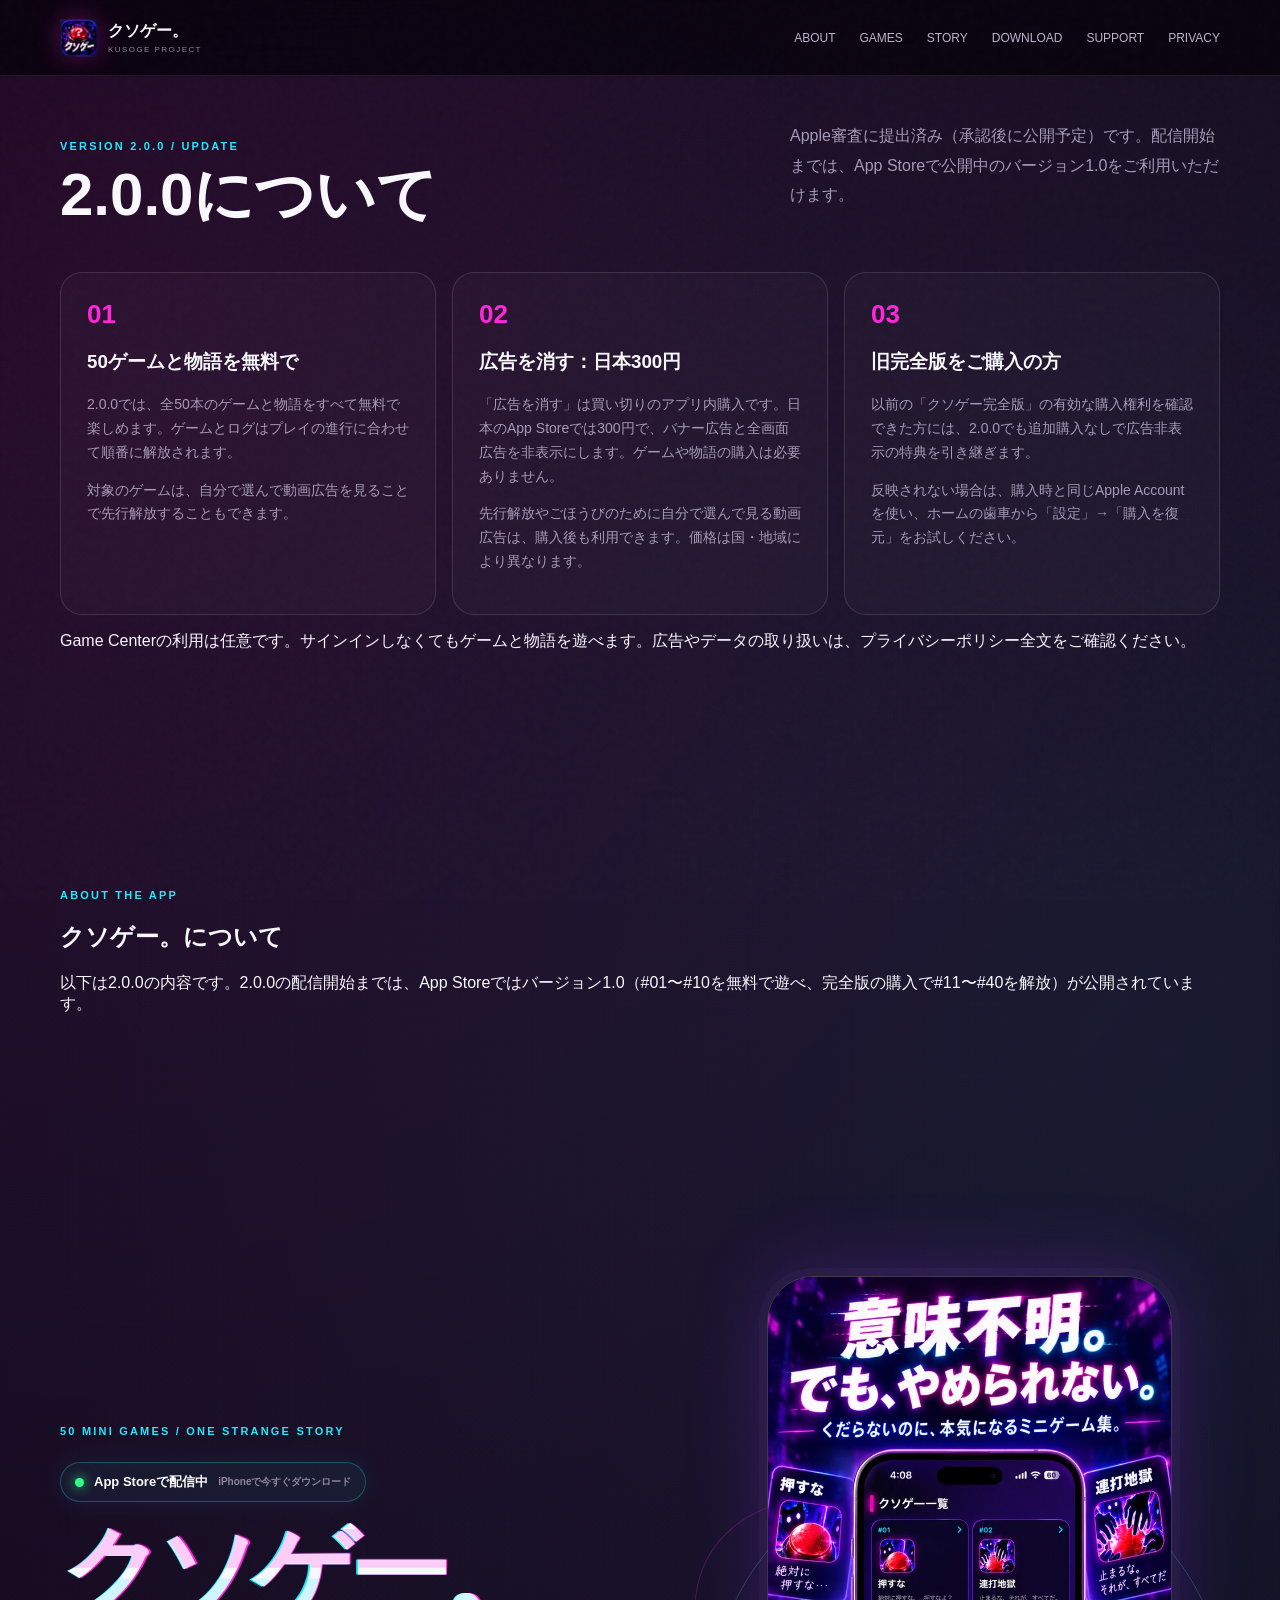
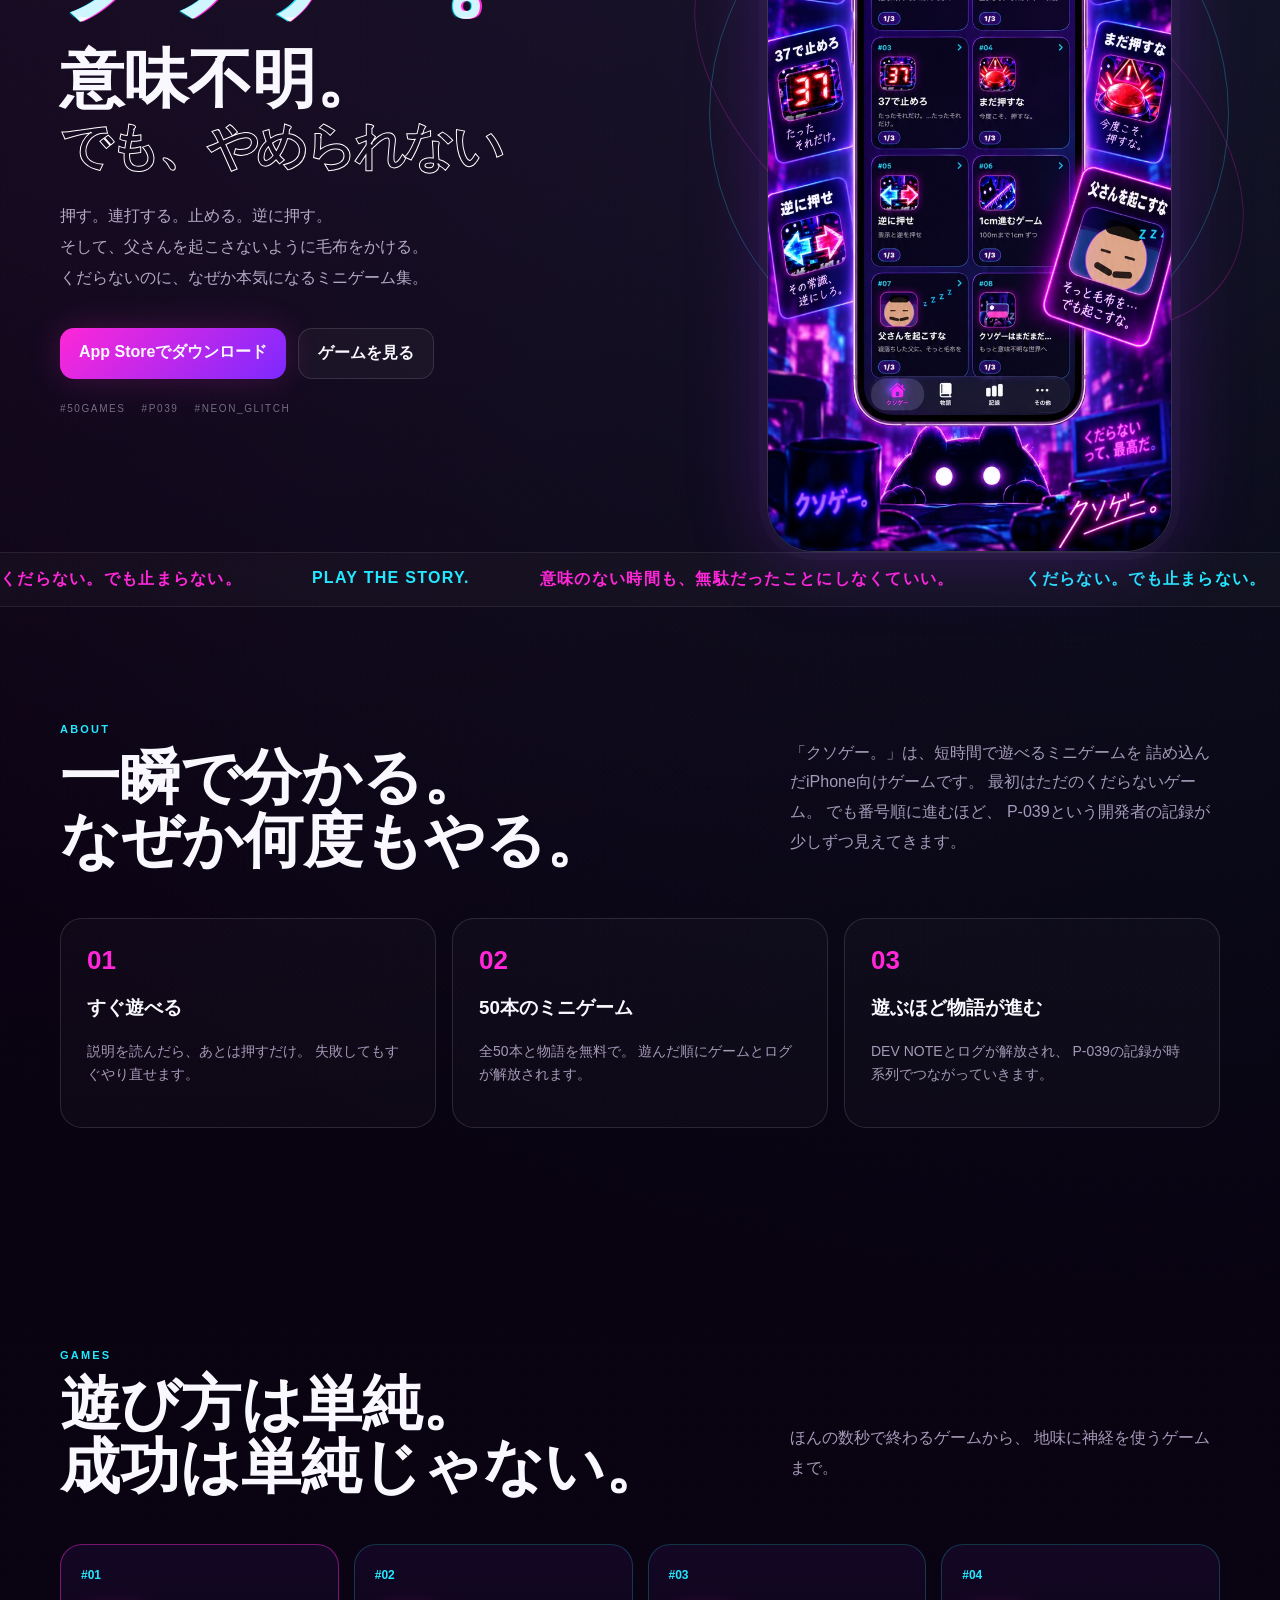
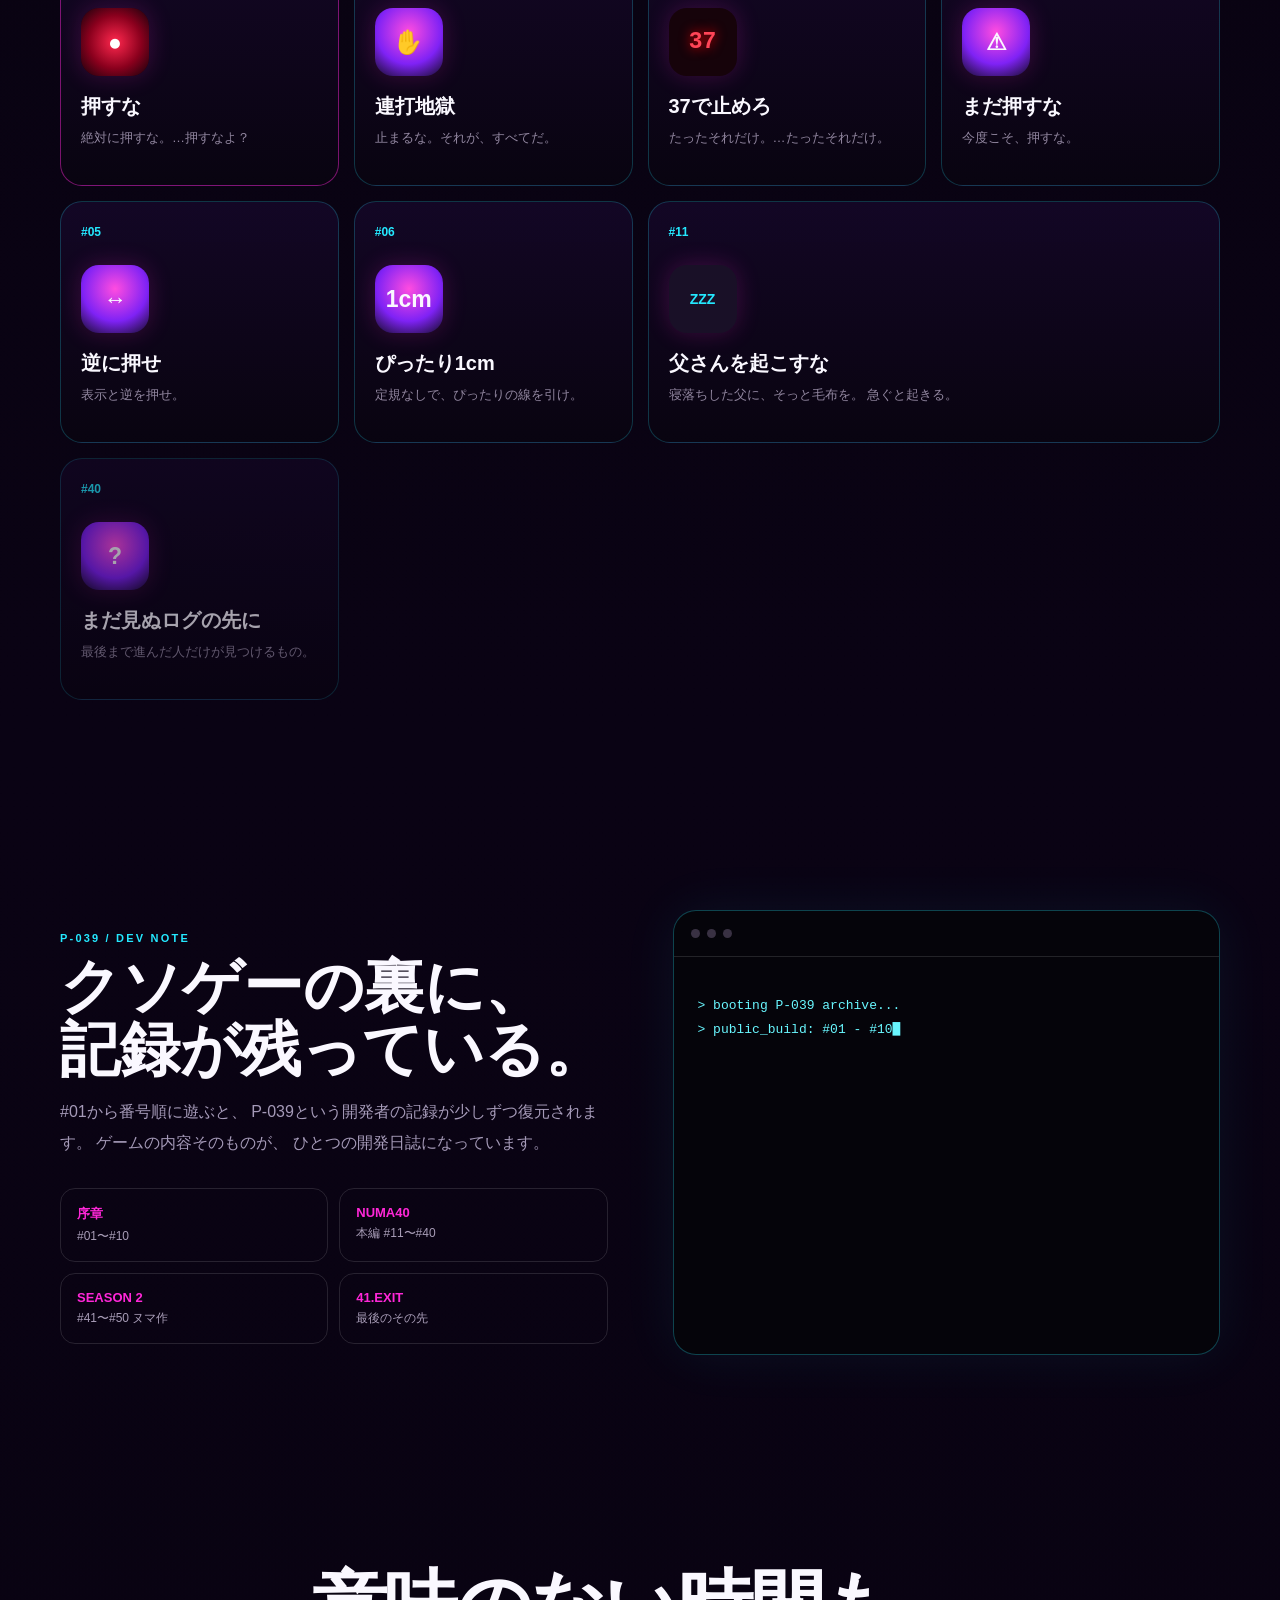
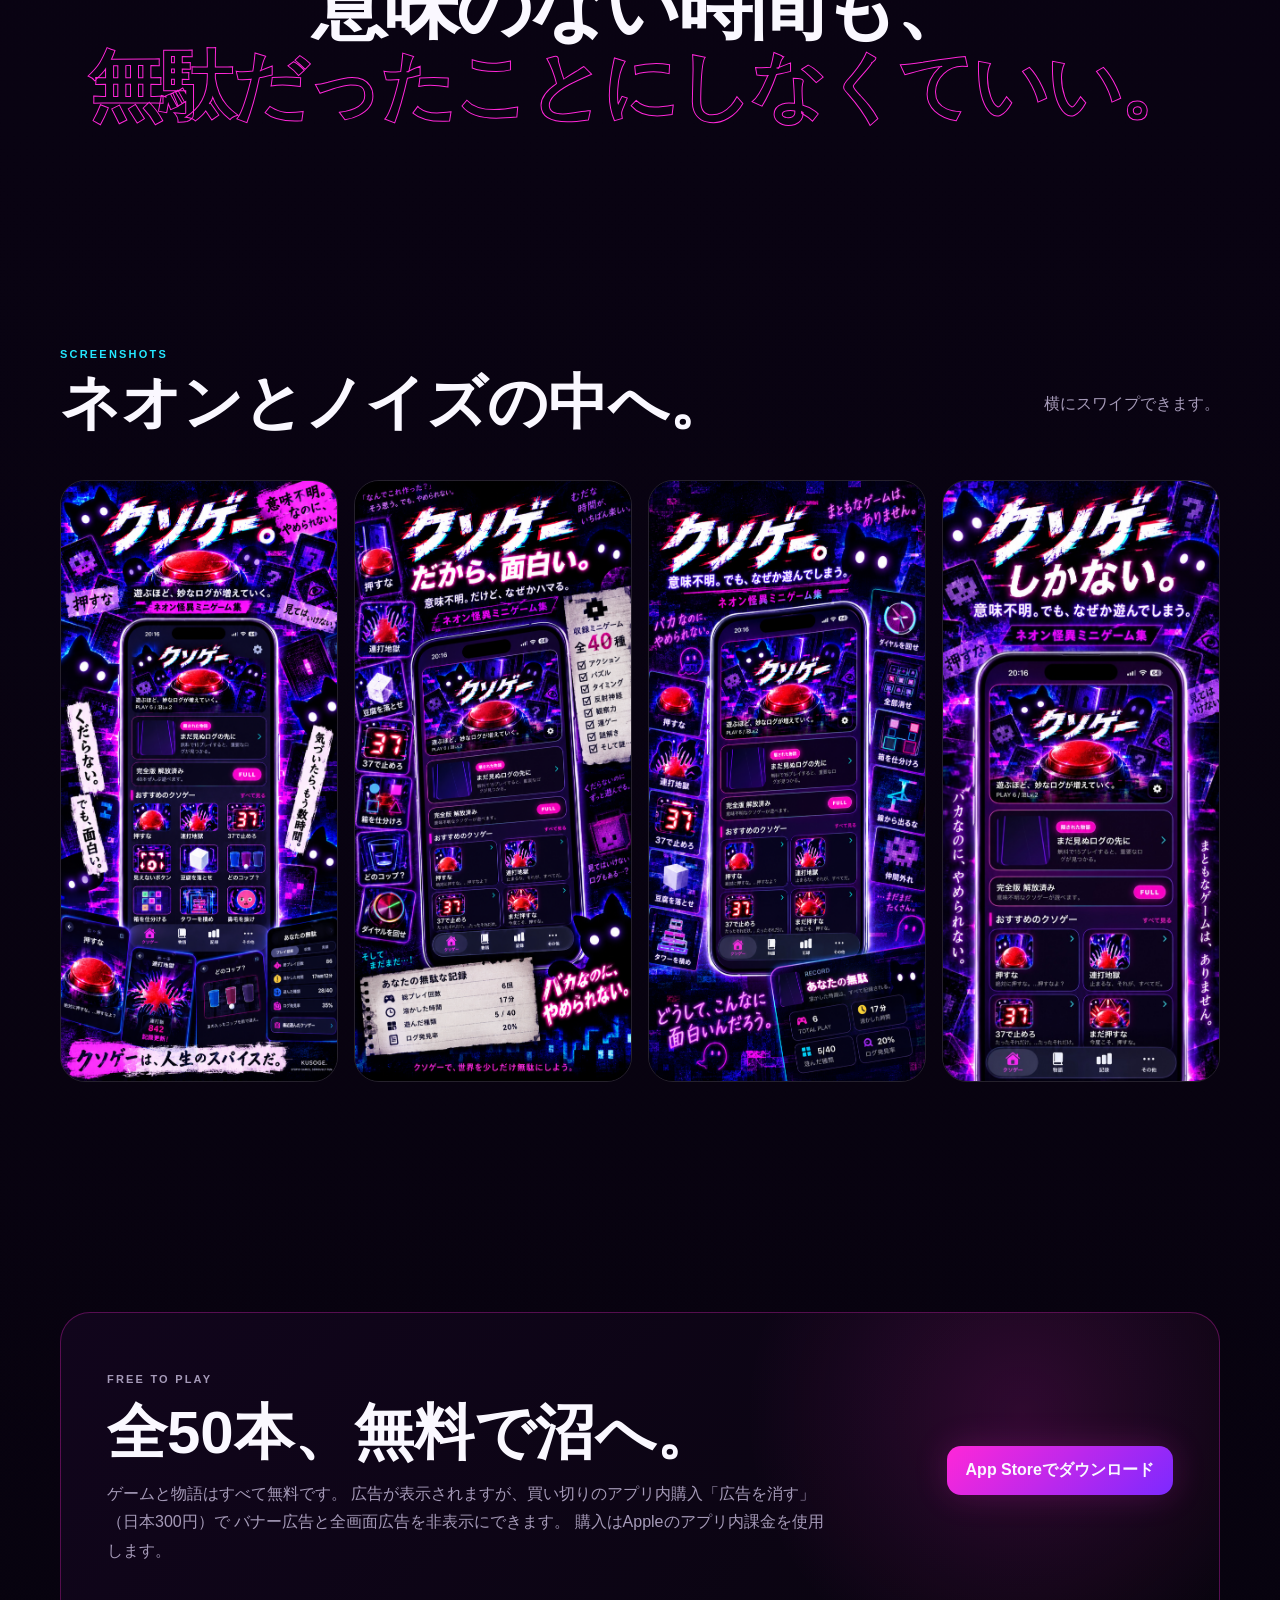
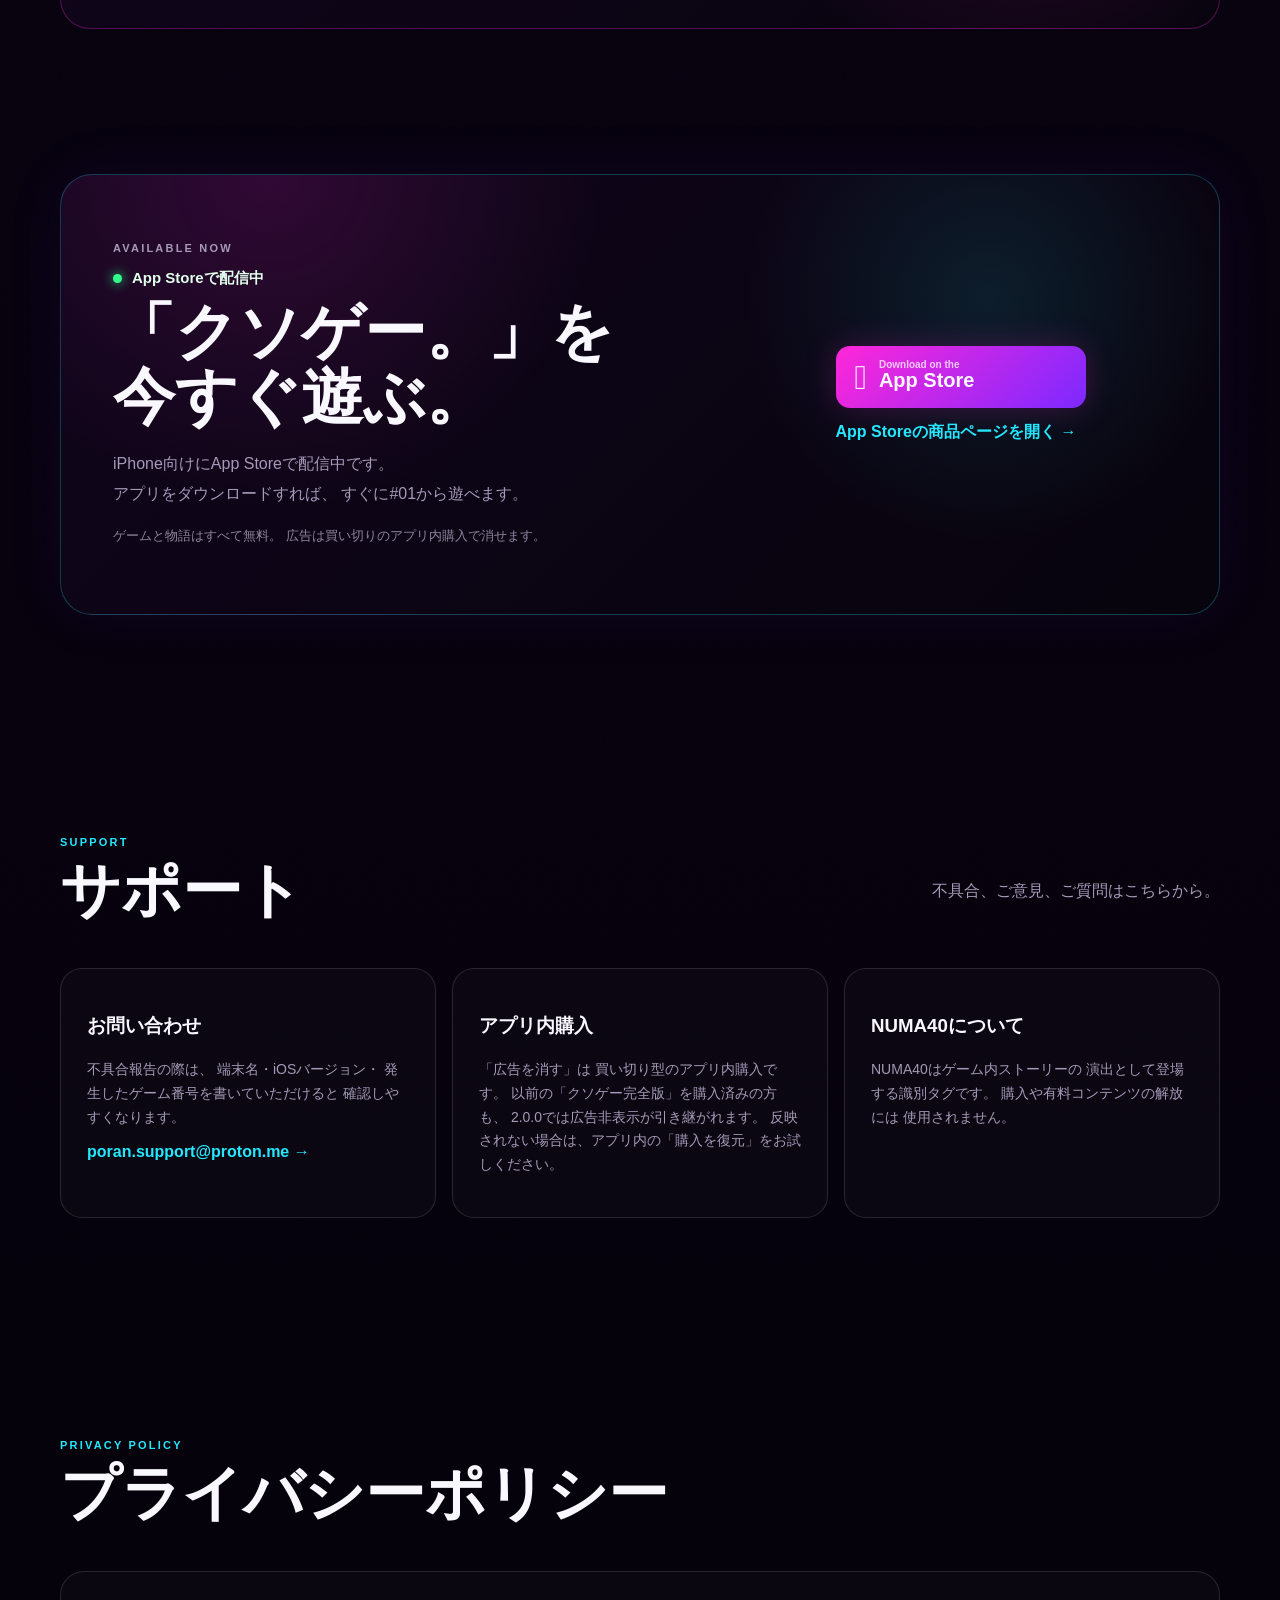
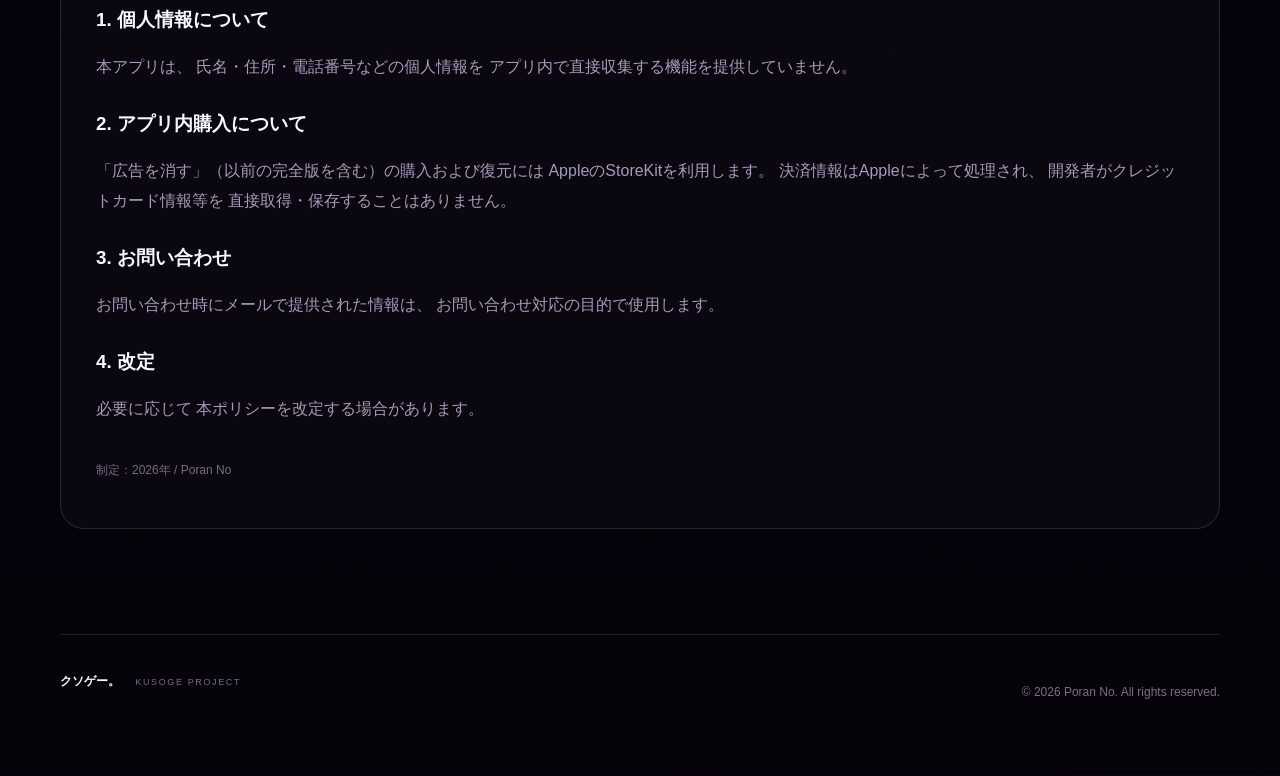
<file: index.html>
<!doctype html>
<html lang="ja">

<head>
  <meta charset="utf-8">

  <meta
    name="viewport"
    content="width=device-width, initial-scale=1, viewport-fit=cover"
  >

  <meta name="theme-color" content="#08020f">

  <meta
    name="description"
    content="クソゲー。公式サイト。意味不明。でも、やめられない。50本のミニゲームとP-039の物語。"
  >

  <!-- OGP -->
  <meta property="og:title" content="クソゲー。">
  <meta
    property="og:description"
    content="くだらないのに、本気になる。50本のクソゲーと謎の物語。"
  >
  <meta property="og:type" content="website">
  <meta property="og:image" content="app-icon.jpg">

  <!-- ICON -->
  <link rel="icon" href="app-icon.jpg" type="image/jpeg">
  <link rel="shortcut icon" href="app-icon.jpg">
  <link rel="apple-touch-icon" href="app-icon.jpg">

  <title>クソゲー。 | KUSOGE PROJECT</title>

  <link rel="stylesheet" href="style.css">
</head>


<body>

  <div class="noise" aria-hidden="true"></div>
  <div class="scanlines" aria-hidden="true"></div>


  <!-- =========================
       HEADER
  ========================== -->

  <header class="header">

    <a href="#top" class="brand">

      <span class="brand-icon">
        <img
          src="app-icon.jpg"
          alt=""
          aria-hidden="true"
        >
      </span>

      <span class="brand-copy">
        <strong>クソゲー。</strong>
        <small>KUSOGE PROJECT</small>
      </span>

    </a>


    <button
      class="menu"
      type="button"
      aria-label="メニュー"
      aria-expanded="false"
    >
      <span></span>
      <span></span>
      <span></span>
    </button>


    <nav>

      <a href="#about">ABOUT</a>

      <a href="#games">GAMES</a>

      <a href="#story">STORY</a>

      <a href="#download">DOWNLOAD</a>

      <a href="#support">SUPPORT</a>

      <a href="#privacy">PRIVACY</a>

    </nav>

  </header>



  <main id="top">

    <!-- 2.0.0 UPDATE NOTICE: existing 1.0 content is preserved below. -->
    <section id="update-2-0" class="wrap section" aria-labelledby="update-2-0-title">
      <div class="section-title">
        <div>
          <p class="eyebrow">VERSION 2.0.0 / UPDATE</p>
          <h2 id="update-2-0-title">2.0.0について</h2>
        </div>
        <p>Apple審査に提出済み（承認後に公開予定）です。配信開始までは、App Storeで公開中のバージョン1.0をご利用いただけます。</p>
      </div>

      <div class="feature-grid">
        <article>
          <b>01</b>
          <h3>50ゲームと物語を無料で</h3>
          <p>2.0.0では、全50本のゲームと物語をすべて無料で楽しめます。ゲームとログはプレイの進行に合わせて順番に解放されます。</p>
          <p>対象のゲームは、自分で選んで動画広告を見ることで先行解放することもできます。</p>
        </article>

        <article>
          <b>02</b>
          <h3>広告を消す：日本300円</h3>
          <p>「広告を消す」は買い切りのアプリ内購入です。日本のApp Storeでは300円で、バナー広告と全画面広告を非表示にします。ゲームや物語の購入は必要ありません。</p>
          <p>先行解放やごほうびのために自分で選んで見る動画広告は、購入後も利用できます。価格は国・地域により異なります。</p>
        </article>

        <article>
          <b>03</b>
          <h3>旧完全版をご購入の方</h3>
          <p>以前の「クソゲー完全版」の有効な購入権利を確認できた方には、2.0.0でも追加購入なしで広告非表示の特典を引き継ぎます。</p>
          <p>反映されない場合は、購入時と同じApple Accountを使い、ホームの歯車から「設定」→「購入を復元」をお試しください。</p>
        </article>
      </div>

      <p>Game Centerの利用は任意です。サインインしなくてもゲームと物語を遊べます。広告やデータの取り扱いは、<a href="./privacy.html">プライバシーポリシー全文</a>をご確認ください。</p>
    </section>

    <div id="version-1" role="region" aria-labelledby="version-1-title">
      <div class="wrap section">
        <p class="eyebrow">ABOUT THE APP</p>
        <h2 id="version-1-title">クソゲー。について</h2>
        <p>以下は2.0.0の内容です。2.0.0の配信開始までは、App Storeではバージョン1.0（#01〜#10を無料で遊べ、完全版の購入で#11〜#40を解放）が公開されています。</p>
      </div>



    <!-- =========================
         HERO
    ========================== -->

    <section class="hero wrap">

      <div class="hero-copy">

        <p class="eyebrow">
          50 MINI GAMES / ONE STRANGE STORY
        </p>


        <a
          class="live-badge"
          href="https://apps.apple.com/jp/app/%E3%82%AF%E3%82%BD%E3%82%B2%E3%83%BC/id6809368765"
          target="_blank"
          rel="noreferrer"
          aria-label="App Storeで配信中"
        >

          <span class="live-dot"></span>

          <span class="live-main">
            App Storeで配信中
          </span>

          <small>
            iPhoneで今すぐダウンロード
          </small>

        </a>



        <!-- クソゲー。は必ず1行 -->

        <h1
          class="glitch"
          data-text="クソゲー。"
        >
          クソゲー。
        </h1>



        <!-- 必ずこの2行 -->

        <h2 class="hero-headline">

          <span class="hero-headline-main">
            意味不明。
          </span>

          <span class="hero-headline-sub">
            でも、やめられない
          </span>

        </h2>



        <p class="lead">

          押す。連打する。止める。逆に押す。<br>

          そして、父さんを起こさないように毛布をかける。<br>

          くだらないのに、なぜか本気になるミニゲーム集。

        </p>



        <div class="actions">

          <a
            class="button primary"
            href="https://apps.apple.com/jp/app/%E3%82%AF%E3%82%BD%E3%82%B2%E3%83%BC/id6809368765"
            target="_blank"
            rel="noreferrer"
          >
            App Storeでダウンロード
          </a>


          <a
            class="button secondary"
            href="#games"
          >
            ゲームを見る
          </a>

        </div>



        <div class="chips">

          <span>#50GAMES</span>

          <span>#P039</span>

          <span>#NEON_GLITCH</span>

        </div>

      </div>



      <div class="hero-art">

        <div
          class="halo halo1"
          aria-hidden="true"
        ></div>

        <div
          class="halo halo2"
          aria-hidden="true"
        ></div>


        <div class="phone">

          <img
            src="hero.jpg"
            alt="クソゲー。のゲーム画面"
          >

        </div>

      </div>

    </section>



    <!-- =========================
         MARQUEE
    ========================== -->

    <section class="marquee">

      <div>

        <span>
          くだらない。でも止まらない。
        </span>

        <span>
          PLAY THE STORY.
        </span>

        <span>
          意味のない時間も、無駄だったことにしなくていい。
        </span>

        <span>
          くだらない。でも止まらない。
        </span>

        <span>
          PLAY THE STORY.
        </span>

        <span>
          意味のない時間も、無駄だったことにしなくていい。
        </span>

      </div>

    </section>



    <!-- =========================
         ABOUT
    ========================== -->

    <section
      id="about"
      class="wrap section"
    >

      <div class="section-title">

        <div>

          <p class="eyebrow">
            ABOUT
          </p>

          <h2>
            一瞬で分かる。<br>
            なぜか何度もやる。
          </h2>

        </div>


        <p>

          「クソゲー。」は、短時間で遊べるミニゲームを
          詰め込んだiPhone向けゲームです。

          最初はただのくだらないゲーム。

          でも番号順に進むほど、
          P-039という開発者の記録が少しずつ見えてきます。

        </p>

      </div>



      <div class="feature-grid">

        <article>

          <b>01</b>

          <h3>
            すぐ遊べる
          </h3>

          <p>
            説明を読んだら、あとは押すだけ。
            失敗してもすぐやり直せます。
          </p>

        </article>



        <article>

          <b>02</b>

          <h3>
            50本のミニゲーム
          </h3>

          <p>
            全50本と物語を無料で。
            遊んだ順にゲームとログが解放されます。
          </p>

        </article>



        <article>

          <b>03</b>

          <h3>
            遊ぶほど物語が進む
          </h3>

          <p>
            DEV NOTEとログが解放され、
            P-039の記録が時系列でつながっていきます。
          </p>

        </article>

      </div>

    </section>



    <!-- =========================
         GAMES
    ========================== -->

    <section
      id="games"
      class="wrap section"
    >

      <div class="section-title">

        <div>

          <p class="eyebrow">
            GAMES
          </p>

          <h2>
            遊び方は単純。<br>
            成功は単純じゃない。
          </h2>

        </div>


        <p>
          ほんの数秒で終わるゲームから、
          地味に神経を使うゲームまで。
        </p>

      </div>



      <div class="game-grid">


        <article class="game hot">

          <span>#01</span>

          <div class="icon red">
            ●
          </div>

          <h3>
            押すな
          </h3>

          <p>
            絶対に押すな。…押すなよ？
          </p>

        </article>



        <article class="game">

          <span>#02</span>

          <div class="icon">
            ✋
          </div>

          <h3>
            連打地獄
          </h3>

          <p>
            止まるな。それが、すべてだ。
          </p>

        </article>



        <article class="game">

          <span>#03</span>

          <div class="icon digits">
            37
          </div>

          <h3>
            37で止めろ
          </h3>

          <p>
            たったそれだけ。…たったそれだけ。
          </p>

        </article>



        <article class="game">

          <span>#04</span>

          <div class="icon">
            ⚠
          </div>

          <h3>
            まだ押すな
          </h3>

          <p>
            今度こそ、押すな。
          </p>

        </article>



        <article class="game">

          <span>#05</span>

          <div class="icon">
            ↔
          </div>

          <h3>
            逆に押せ
          </h3>

          <p>
            表示と逆を押せ。
          </p>

        </article>



        <article class="game">

          <span>#06</span>

          <div class="icon">
            1cm
          </div>

          <h3>
            ぴったり1cm
          </h3>

          <p>
            定規なしで、ぴったりの線を引け。
          </p>

        </article>



        <article class="game wide">

          <span>#11</span>

          <div class="icon dad">
            ZZZ
          </div>

          <h3>
            父さんを起こすな
          </h3>

          <p>
            寝落ちした父に、そっと毛布を。
            急ぐと起きる。
          </p>

        </article>



        <article class="game locked">

          <span>#40</span>

          <div class="icon">
            ?
          </div>

          <h3>
            まだ見ぬログの先に
          </h3>

          <p>
            最後まで進んだ人だけが見つけるもの。
          </p>

        </article>


      </div>

    </section>



    <!-- =========================
         STORY
    ========================== -->

    <section
      id="story"
      class="wrap section story"
    >

      <div>

        <p class="eyebrow">
          P-039 / DEV NOTE
        </p>


        <h2>
          クソゲーの裏に、<br>
          記録が残っている。
        </h2>


        <p class="story-text">

          #01から番号順に遊ぶと、
          P-039という開発者の記録が少しずつ復元されます。

          ゲームの内容そのものが、
          ひとつの開発日誌になっています。

        </p>



        <div class="steps">

          <div>
            <strong>序章</strong>
            <span>#01〜#10</span>
          </div>


          <div>
            <strong>NUMA40</strong>
            <span>本編 #11〜#40</span>
          </div>


          <div>
            <strong>SEASON 2</strong>
            <span>#41〜#50 ヌマ作</span>
          </div>


          <div>
            <strong>41.EXIT</strong>
            <span>最後のその先</span>
          </div>

        </div>

      </div>



      <div class="terminal">

        <div class="terminal-top">
          <i></i>
          <i></i>
          <i></i>
        </div>

        <pre id="terminalText"></pre>

      </div>

    </section>



    <!-- =========================
         QUOTE
    ========================== -->

    <section class="quote wrap section">

      <blockquote>

        意味のない時間も、<br>

        <em>
          無駄だったことにしなくていい。
        </em>

      </blockquote>

    </section>



    <!-- =========================
         SCREENSHOTS
    ========================== -->

    <section class="wrap section">

      <div class="section-title">

        <div>

          <p class="eyebrow">
            SCREENSHOTS
          </p>

          <h2>
            ネオンとノイズの中へ。
          </h2>

        </div>


        <p>
          横にスワイプできます。
        </p>

      </div>



      <div class="shots">

        <img
          src="shot1.png"
          alt="クソゲー。スクリーンショット1"
        >

        <img
          src="shot2.png"
          alt="クソゲー。スクリーンショット2"
        >

        <img
          src="shot3.png"
          alt="クソゲー。スクリーンショット3"
        >

        <img
          src="shot4.png"
          alt="クソゲー。スクリーンショット4"
        >

      </div>

    </section>



    <!-- =========================
         FULL EDITION
    ========================== -->

    <section class="wrap section purchase">

      <div class="purchase-card">

        <div>

          <p class="eyebrow">
            FREE TO PLAY
          </p>


          <h2>
            全50本、無料で沼へ。
          </h2>


          <p>

            ゲームと物語はすべて無料です。

            広告が表示されますが、買い切りのアプリ内購入「広告を消す」（日本300円）で
            バナー広告と全画面広告を非表示にできます。

            購入はAppleのアプリ内課金を使用します。

          </p>

        </div>



        <a
          class="button primary"
          href="https://apps.apple.com/jp/app/%E3%82%AF%E3%82%BD%E3%82%B2%E3%83%BC/id6809368765"
          target="_blank"
          rel="noreferrer"
        >
          App Storeでダウンロード
        </a>

      </div>

    </section>



    <!-- =========================
         DOWNLOAD
    ========================== -->

    <section
      id="download"
      class="wrap section download-section"
    >

      <div class="download-card">

        <div class="download-copy">

          <p class="eyebrow">
            AVAILABLE NOW
          </p>


          <div class="status-line">

            <span class="live-dot"></span>

            <strong>
              App Storeで配信中
            </strong>

          </div>


          <h2>
            「クソゲー。」を<br>
            今すぐ遊ぶ。
          </h2>


          <p>

            iPhone向けにApp Storeで配信中です。<br>

            アプリをダウンロードすれば、
            すぐに#01から遊べます。

          </p>


          <p class="download-note">

            ゲームと物語はすべて無料。
            広告は買い切りのアプリ内購入で消せます。

          </p>

        </div>



        <div class="download-actions">

          <a
            class="button primary store-button"
            href="https://apps.apple.com/jp/app/%E3%82%AF%E3%82%BD%E3%82%B2%E3%83%BC/id6809368765"
            target="_blank"
            rel="noreferrer"
          >

            <span class="apple-mark">
              
            </span>

            <span>

              <small>
                Download on the
              </small>

              <strong>
                App Store
              </strong>

            </span>

          </a>



          <a
            class="text-link"
            href="https://apps.apple.com/jp/app/%E3%82%AF%E3%82%BD%E3%82%B2%E3%83%BC/id6809368765"
            target="_blank"
            rel="noreferrer"
          >
            App Storeの商品ページを開く →
          </a>

        </div>

      </div>

    </section>



    <!-- =========================
         SUPPORT
    ========================== -->

    <section
      id="support"
      class="wrap section"
    >

      <div class="section-title">

        <div>

          <p class="eyebrow">
            SUPPORT
          </p>

          <h2>
            サポート
          </h2>

        </div>


        <p>
          不具合、ご意見、ご質問はこちらから。
        </p>

      </div>



      <div class="support-grid">


        <article>

          <h3>
            お問い合わせ
          </h3>

          <p>

            不具合報告の際は、
            端末名・iOSバージョン・
            発生したゲーム番号を書いていただけると
            確認しやすくなります。

          </p>

          <a
            class="text-link"
            href="mailto:poran.support@proton.me"
          >
            poran.support@proton.me →
          </a>

        </article>



        <article>

          <h3>
            アプリ内購入
          </h3>

          <p>

            「広告を消す」は
            買い切り型のアプリ内購入です。

            以前の「クソゲー完全版」を購入済みの方も、
            2.0.0では広告非表示が引き継がれます。
            反映されない場合は、アプリ内の「購入を復元」をお試しください。

          </p>

        </article>



        <article>

          <h3>
            NUMA40について
          </h3>

          <p>

            NUMA40はゲーム内ストーリーの
            演出として登場する識別タグです。

            購入や有料コンテンツの解放には
            使用されません。

          </p>

        </article>


      </div>

    </section>



    <!-- =========================
         PRIVACY
    ========================== -->

    <section
      id="privacy"
      class="wrap section privacy"
    >

      <div class="section-title">

        <div>

          <p class="eyebrow">
            PRIVACY POLICY
          </p>

          <h2>
            プライバシーポリシー
          </h2>

        </div>

      </div>



      <div class="privacy-card">


        <h3>
          1. 個人情報について
        </h3>

        <p>

          本アプリは、
          氏名・住所・電話番号などの個人情報を
          アプリ内で直接収集する機能を提供していません。

        </p>



        <h3>
          2. アプリ内購入について
        </h3>

        <p>

          「広告を消す」（以前の完全版を含む）の購入および復元には
          AppleのStoreKitを利用します。

          決済情報はAppleによって処理され、
          開発者がクレジットカード情報等を
          直接取得・保存することはありません。

        </p>



        <h3>
          3. お問い合わせ
        </h3>

        <p>

          お問い合わせ時にメールで提供された情報は、
          お問い合わせ対応の目的で使用します。

        </p>



        <h3>
          4. 改定
        </h3>

        <p>
          必要に応じて
          本ポリシーを改定する場合があります。
        </p>


        <p class="policy-date">
          制定：2026年 / Poran No
        </p>

      </div>

    </section>


    </div>

  </main>



  <!-- =========================
       FOOTER
  ========================== -->

  <footer class="wrap">

    <div>

      <strong>
        クソゲー。
      </strong>

      <span>
        KUSOGE PROJECT
      </span>

    </div>


    <p>
      © 2026 Poran No. All rights reserved.
    </p>

  </footer>


  <script src="script.js"></script>

</body>

</html>
</file>
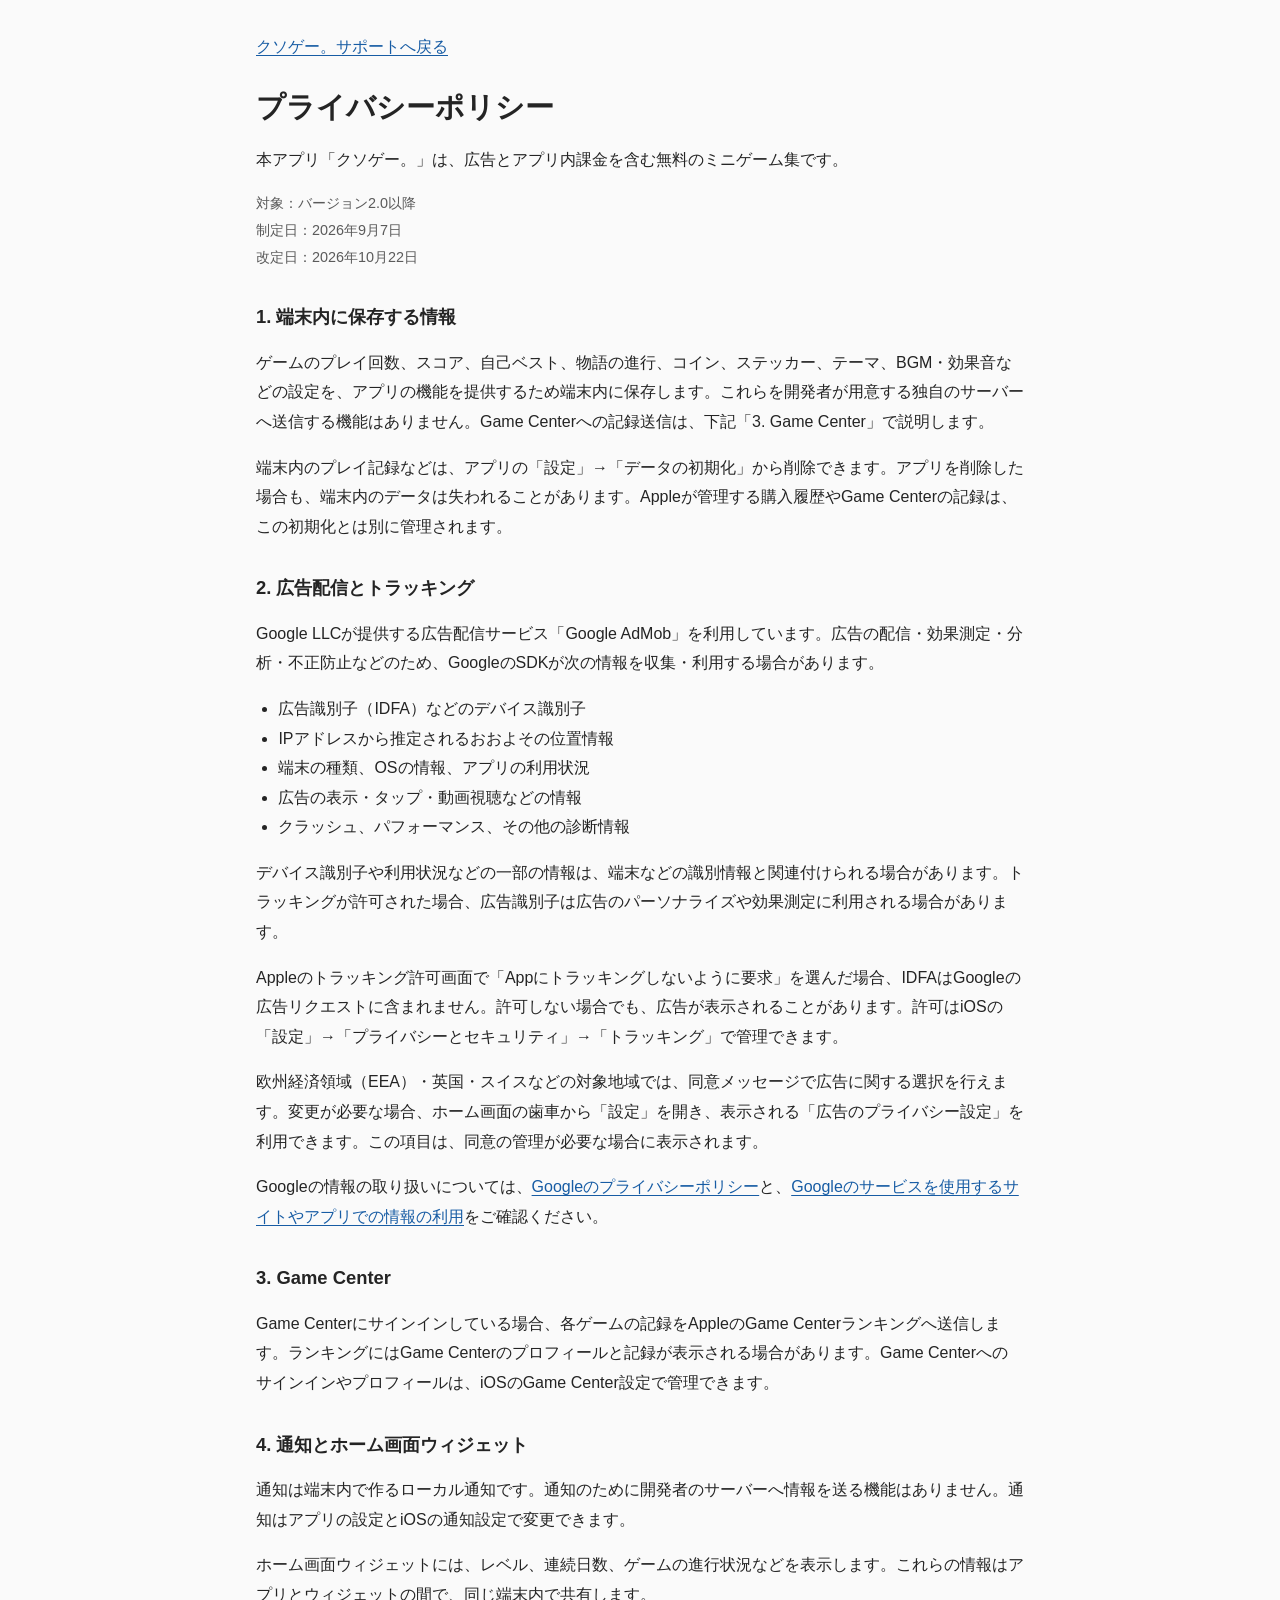
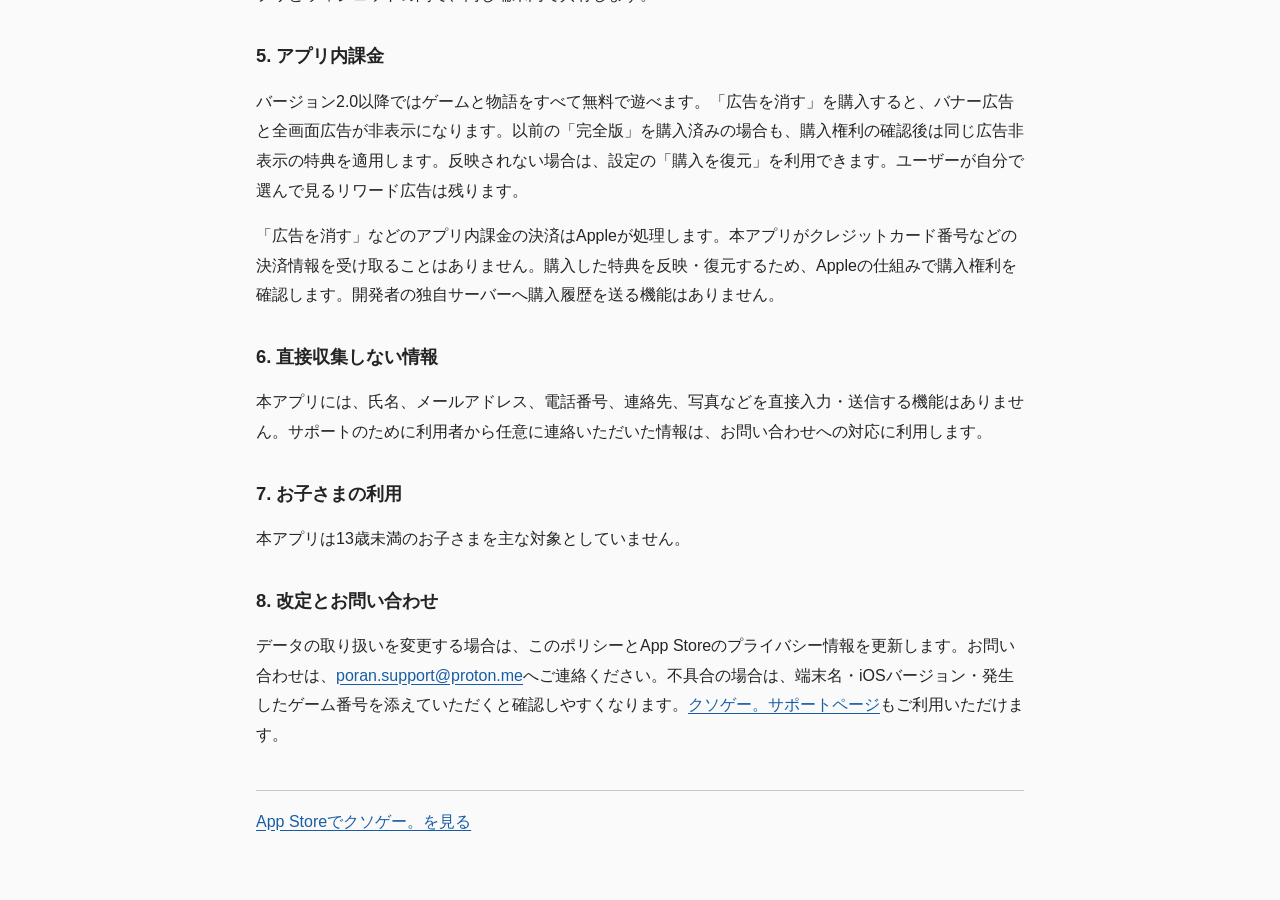
<file: privacy.html>
<!doctype html>
<html lang="ja">
<head>
  <meta charset="utf-8">
  <meta name="viewport" content="width=device-width, initial-scale=1">
  <meta name="description" content="iOSアプリ「クソゲー。」のプライバシーポリシー。広告、Game Center、通知、アプリ内課金、端末内データの取り扱いをご案内します。">
  <title>プライバシーポリシー | クソゲー。</title>
  <style>
    :root { color-scheme: light dark; font-family: -apple-system, BlinkMacSystemFont, "Hiragino Kaku Gothic ProN", "Yu Gothic", sans-serif; line-height: 1.85; }
    body { margin: 0; background: #fafafa; color: #242424; }
    main { max-width: 48rem; margin: 0 auto; padding: 2rem 1.25rem 4rem; }
    h1 { font-size: 1.8rem; line-height: 1.5; margin: 1.5rem 0 1rem; }
    h2 { font-size: 1.15rem; line-height: 1.6; margin-top: 2rem; }
    a { color: #175ca4; text-underline-offset: .18em; overflow-wrap: anywhere; }
    a:focus-visible { outline: 3px solid #b54c00; outline-offset: 4px; }
    ul { padding-left: 1.4rem; }
    p, li { overflow-wrap: anywhere; }
    .dates { color: #5a5a5a; font-size: .9rem; }
    footer { border-top: 1px solid #c8c8c8; margin-top: 2.5rem; padding-top: 1rem; }
    @media (prefers-color-scheme: dark) { body { background: #171717; color: #ededed; } a { color: #9bc9ff; } .dates { color: #bfbfbf; } footer { border-color: #555; } }
  </style>
</head>
<body>
  <main>
    <nav aria-label="サポートページ"><a href="./">クソゲー。サポートへ戻る</a></nav>
    <h1>プライバシーポリシー</h1>
    <p>本アプリ「クソゲー。」は、広告とアプリ内課金を含む無料のミニゲーム集です。</p>
    <p class="dates">対象：バージョン2.0以降<br>制定日：2026年9月7日<br>改定日：2026年10月22日</p>

    <h2>1. 端末内に保存する情報</h2>
    <p>ゲームのプレイ回数、スコア、自己ベスト、物語の進行、コイン、ステッカー、テーマ、BGM・効果音などの設定を、アプリの機能を提供するため端末内に保存します。これらを開発者が用意する独自のサーバーへ送信する機能はありません。Game Centerへの記録送信は、下記「3. Game Center」で説明します。</p>
    <p>端末内のプレイ記録などは、アプリの「設定」→「データの初期化」から削除できます。アプリを削除した場合も、端末内のデータは失われることがあります。Appleが管理する購入履歴やGame Centerの記録は、この初期化とは別に管理されます。</p>

    <h2>2. 広告配信とトラッキング</h2>
    <p>Google LLCが提供する広告配信サービス「Google AdMob」を利用しています。広告の配信・効果測定・分析・不正防止などのため、GoogleのSDKが次の情報を収集・利用する場合があります。</p>
    <ul>
      <li>広告識別子（IDFA）などのデバイス識別子</li>
      <li>IPアドレスから推定されるおおよその位置情報</li>
      <li>端末の種類、OSの情報、アプリの利用状況</li>
      <li>広告の表示・タップ・動画視聴などの情報</li>
      <li>クラッシュ、パフォーマンス、その他の診断情報</li>
    </ul>
    <p>デバイス識別子や利用状況などの一部の情報は、端末などの識別情報と関連付けられる場合があります。トラッキングが許可された場合、広告識別子は広告のパーソナライズや効果測定に利用される場合があります。</p>
    <p>Appleのトラッキング許可画面で「Appにトラッキングしないように要求」を選んだ場合、IDFAはGoogleの広告リクエストに含まれません。許可しない場合でも、広告が表示されることがあります。許可はiOSの「設定」→「プライバシーとセキュリティ」→「トラッキング」で管理できます。</p>
    <p>欧州経済領域（EEA）・英国・スイスなどの対象地域では、同意メッセージで広告に関する選択を行えます。変更が必要な場合、ホーム画面の歯車から「設定」を開き、表示される「広告のプライバシー設定」を利用できます。この項目は、同意の管理が必要な場合に表示されます。</p>
    <p>Googleの情報の取り扱いについては、<a href="https://policies.google.com/privacy">Googleのプライバシーポリシー</a>と、<a href="https://policies.google.com/technologies/partner-sites">Googleのサービスを使用するサイトやアプリでの情報の利用</a>をご確認ください。</p>

    <h2>3. Game Center</h2>
    <p>Game Centerにサインインしている場合、各ゲームの記録をAppleのGame Centerランキングへ送信します。ランキングにはGame Centerのプロフィールと記録が表示される場合があります。Game Centerへのサインインやプロフィールは、iOSのGame Center設定で管理できます。</p>

    <h2>4. 通知とホーム画面ウィジェット</h2>
    <p>通知は端末内で作るローカル通知です。通知のために開発者のサーバーへ情報を送る機能はありません。通知はアプリの設定とiOSの通知設定で変更できます。</p>
    <p>ホーム画面ウィジェットには、レベル、連続日数、ゲームの進行状況などを表示します。これらの情報はアプリとウィジェットの間で、同じ端末内で共有します。</p>

    <h2>5. アプリ内課金</h2>
    <p>バージョン2.0以降ではゲームと物語をすべて無料で遊べます。「広告を消す」を購入すると、バナー広告と全画面広告が非表示になります。以前の「完全版」を購入済みの場合も、購入権利の確認後は同じ広告非表示の特典を適用します。反映されない場合は、設定の「購入を復元」を利用できます。ユーザーが自分で選んで見るリワード広告は残ります。</p>
    <p>「広告を消す」などのアプリ内課金の決済はAppleが処理します。本アプリがクレジットカード番号などの決済情報を受け取ることはありません。購入した特典を反映・復元するため、Appleの仕組みで購入権利を確認します。開発者の独自サーバーへ購入履歴を送る機能はありません。</p>

    <h2>6. 直接収集しない情報</h2>
    <p>本アプリには、氏名、メールアドレス、電話番号、連絡先、写真などを直接入力・送信する機能はありません。サポートのために利用者から任意に連絡いただいた情報は、お問い合わせへの対応に利用します。</p>

    <h2>7. お子さまの利用</h2>
    <p>本アプリは13歳未満のお子さまを主な対象としていません。</p>

    <h2>8. 改定とお問い合わせ</h2>
    <p>データの取り扱いを変更する場合は、このポリシーとApp Storeのプライバシー情報を更新します。お問い合わせは、<a href="mailto:poran.support@proton.me">poran.support@proton.me</a>へご連絡ください。不具合の場合は、端末名・iOSバージョン・発生したゲーム番号を添えていただくと確認しやすくなります。<a href="./">クソゲー。サポートページ</a>もご利用いただけます。</p>
    <footer><a href="https://apps.apple.com/jp/app/id6809368765">App Storeでクソゲー。を見る</a></footer>
  </main>
</body>
</html>
</file>
<file: style.css>
:root{
  --bg:#07020e;
  --panel:#0d0718;
  --panel2:#130620;
  --white:#faf8ff;
  --muted:#a59ab8;
  --pink:#ff27d8;
  --purple:#8f2cff;
  --cyan:#24e8ff;
  --line:rgba(255,255,255,.12);
  --max:1160px;
}

*{
  box-sizing:border-box;
}

html{
  scroll-behavior:smooth;
}

body{
  margin:0;
  color:var(--white);

  font-family:
    -apple-system,
    BlinkMacSystemFont,
    "Segoe UI",
    "Hiragino Sans",
    "Yu Gothic",
    sans-serif;

  background:
    radial-gradient(
      circle at 10% 4%,
      rgba(255,39,216,.13),
      transparent 28%
    ),
    radial-gradient(
      circle at 91% 12%,
      rgba(36,232,255,.1),
      transparent 24%
    ),
    linear-gradient(
      #06020b,
      #0a0314 45%,
      #05020a
    );

  overflow-x:hidden;
}

a{
  color:inherit;
  text-decoration:none;
}

img{
  display:block;
  max-width:100%;
}

.wrap{
  width:min(
    var(--max),
    calc(100% - 38px)
  );

  margin:auto;
}

.section{
  padding:105px 0;
}

.eyebrow{
  color:var(--cyan);

  font-size:11px;
  font-weight:900;

  letter-spacing:.2em;
}


/* =========================
   EFFECT
========================= */

.noise{
  position:fixed;
  inset:0;

  z-index:999;

  pointer-events:none;

  opacity:.018;

  background-image:
    url("data:image/svg+xml,%3Csvg xmlns='http://www.w3.org/2000/svg' viewBox='0 0 140 140'%3E%3Cfilter id='n'%3E%3CfeTurbulence type='fractalNoise' baseFrequency='.9' numOctaves='3' stitchTiles='stitch'/%3E%3C/filter%3E%3Crect width='100%25' height='100%25' filter='url(%23n)'/%3E%3C/svg%3E");
}

.scanlines{
  position:fixed;
  inset:0;

  z-index:998;

  pointer-events:none;

  opacity:.035;

  background:
    repeating-linear-gradient(
      to bottom,
      transparent 0 3px,
      rgba(255,255,255,.08) 4px
    );
}


/* =========================
   HEADER
========================= */

.header{
  position:fixed;

  top:0;
  left:0;
  right:0;

  z-index:100;

  height:76px;

  padding:
    0 max(
      20px,
      calc((100vw - var(--max))/2)
    );

  display:flex;

  align-items:center;

  justify-content:space-between;

  background:
    rgba(6,2,11,.75);

  border-bottom:
    1px solid rgba(255,255,255,.08);

  backdrop-filter:blur(18px);

  -webkit-backdrop-filter:
    blur(18px);
}

.brand{
  display:flex;

  gap:10px;

  align-items:center;
}

.brand-icon{
  width:38px;
  height:38px;

  border-radius:10px;

  display:grid;

  place-items:center;

  font-weight:900;

  background:
    linear-gradient(
      135deg,
      var(--pink),
      var(--purple)
    );

  box-shadow:
    0 0 25px rgba(255,39,216,.3);
}

.brand strong{
  display:block;
}

.brand small{
  display:block;

  font-size:8px;

  letter-spacing:.18em;

  color:#8f849d;

  margin-top:3px;
}

nav{
  display:flex;

  gap:24px;

  align-items:center;
}

nav a{
  font-size:12px;

  color:#bdb3ca;
}

nav a:hover{
  color:white;
}

.menu{
  display:none;

  background:none;

  border:0;

  width:42px;
}

.menu span{
  display:block;

  height:2px;

  background:white;

  margin:6px;
}


/* =========================
   HERO
========================= */

.hero{
  min-height:100vh;

  padding-top:140px;

  display:grid;

  grid-template-columns:
    1.08fr .92fr;

  align-items:center;

  gap:70px;
}


/* =========================
   クソゲー。
   必ず一行
========================= */

.hero h1{
  font-size:
    clamp(64px,8vw,120px);

  line-height:.84;

  letter-spacing:-.075em;

  margin:
    18px 0 30px;

  display:inline-block;

  width:max-content;

  max-width:none;

  white-space:nowrap !important;

  word-break:keep-all !important;

  overflow-wrap:normal !important;
}


/* =========================
   GLITCH
========================= */

.glitch{
  position:relative;

  display:inline-block;

  width:max-content;

  max-width:none;

  white-space:nowrap !important;

  word-break:keep-all !important;

  overflow-wrap:normal !important;

  text-shadow:
    1.5px 0 var(--pink),
    -1.5px 0 var(--cyan);
}

.glitch::before,
.glitch::after{
  content:attr(data-text);

  position:absolute;

  left:0;
  top:0;

  width:max-content;

  white-space:nowrap !important;

  opacity:.20;

  pointer-events:none;
}

.glitch::before{
  transform:
    translate(1px,-1px);

  color:var(--pink);

  clip-path:
    inset(0 0 55% 0);
}

.glitch::after{
  transform:
    translate(-1px,1px);

  color:var(--cyan);

  clip-path:
    inset(55% 0 0 0);
}


/* =========================
   HERO HEADLINE
========================= */

.hero-headline{
  margin:
    0 0 26px;

  line-height:1;
}


/* 意味不明。 */

.hero-headline-main{
  display:block;

  width:max-content;

  white-space:nowrap;

  font-size:
    clamp(34px,5vw,68px);

  font-weight:700;

  line-height:1.05;
}


/* でも、やめられない */

.hero-headline-sub{
  display:block;

  width:max-content;

  max-width:none;

  margin-top:7px;

  white-space:nowrap !important;

  word-break:keep-all !important;

  overflow-wrap:normal !important;

  color:transparent;

  -webkit-text-stroke:
    1px white;

  font-size:
    clamp(28px,4vw,54px);

  font-weight:700;

  line-height:1.05;

  letter-spacing:-.055em;
}


/* =========================
   HERO BODY
========================= */

.lead{
  color:#b4a9c5;

  line-height:1.95;
}

.actions{
  display:flex;

  gap:12px;

  flex-wrap:wrap;

  margin:
    34px 0 24px;
}

.button{
  padding:
    14px 19px;

  border-radius:14px;

  font-weight:800;

  display:inline-flex;

  justify-content:center;
}

.primary{
  background:
    linear-gradient(
      135deg,
      var(--pink),
      #7c29ff
    );

  box-shadow:
    0 0 34px rgba(255,39,216,.2);
}

.secondary{
  border:
    1px solid var(--line);

  background:
    rgba(255,255,255,.035);
}

.chips{
  display:flex;

  gap:16px;

  flex-wrap:wrap;

  font-size:10px;

  letter-spacing:.16em;

  color:#756b83;
}


/* =========================
   HERO ART
========================= */

.hero-art{
  position:relative;

  display:grid;

  place-items:center;
}

.phone{
  width:
    min(405px,82vw);

  aspect-ratio:
    1242/2688;

  border-radius:46px;

  overflow:hidden;

  position:relative;

  z-index:2;

  border:
    1px solid rgba(255,255,255,.16);

  box-shadow:
    0 0 0 8px rgba(255,255,255,.02),
    0 0 80px rgba(143,44,255,.28);
}

.phone img{
  width:100%;

  height:100%;

  object-fit:cover;
}

.halo{
  position:absolute;

  border:
    1px solid rgba(36,232,255,.25);

  border-radius:50%;
}

.halo1{
  width:520px;

  height:520px;

  animation:
    rot 16s linear infinite;
}

.halo2{
  width:610px;

  height:350px;

  transform:
    rotate(32deg);

  border-color:
    rgba(255,39,216,.24);

  animation:
    rot2 19s linear infinite;
}

@keyframes rot{
  to{
    transform:
      rotate(360deg);
  }
}

@keyframes rot2{
  to{
    transform:
      rotate(392deg);
  }
}


/* =========================
   MARQUEE
========================= */

.marquee{
  overflow:hidden;

  border-block:
    1px solid rgba(255,255,255,.08);

  background:
    rgba(255,255,255,.025);
}

.marquee div{
  display:flex;

  gap:70px;

  white-space:nowrap;

  padding:
    16px 0;

  font-weight:900;

  letter-spacing:.08em;

  animation:
    scroll 28s linear infinite;
}

.marquee span:nth-child(odd){
  color:var(--pink);
}

.marquee span:nth-child(even){
  color:var(--cyan);
}

@keyframes scroll{
  to{
    transform:
      translateX(-50%);
  }
}


/* =========================
   SECTION TITLE
========================= */

.section-title{
  display:flex;

  align-items:end;

  justify-content:space-between;

  gap:45px;

  margin-bottom:46px;
}

.section-title h2,
.story h2,
.purchase h2{
  font-size:
    clamp(34px,5vw,60px);

  line-height:1.05;

  margin:
    10px 0 0;
}

.section-title > p{
  max-width:430px;

  color:var(--muted);

  line-height:1.85;
}


/* =========================
   FEATURES
========================= */

.feature-grid{
  display:grid;

  grid-template-columns:
    repeat(3,1fr);

  gap:16px;
}

.feature-grid article,
.support-grid article{
  padding:26px;

  border:
    1px solid var(--line);

  border-radius:22px;

  background:
    rgba(255,255,255,.025);
}

.feature-grid b{
  color:var(--pink);

  font-size:26px;
}

.feature-grid p,
.support-grid p{
  color:var(--muted);

  line-height:1.7;

  font-size:14px;
}


/* =========================
   GAMES
========================= */

.game-grid{
  display:grid;

  grid-template-columns:
    repeat(4,1fr);

  gap:15px;
}

.game{
  min-height:242px;

  padding:20px;

  border:
    1px solid rgba(36,232,255,.22);

  border-radius:22px;

  background:
    linear-gradient(
      180deg,
      rgba(20,7,38,.95),
      rgba(9,4,17,.96)
    );

  position:relative;

  overflow:hidden;
}

.game.hot{
  border-color:
    rgba(255,39,216,.46);
}

.game.wide{
  grid-column:span 2;
}

.game.locked{
  opacity:.65;
}

.game > span{
  color:var(--cyan);

  font-size:12px;

  font-weight:900;
}

.icon{
  width:68px;

  height:68px;

  border-radius:18px;

  margin:
    25px 0 17px;

  display:grid;

  place-items:center;

  background:
    radial-gradient(
      circle at 50% 35%,
      #ff4ce0,
      #7f22f5 58%,
      #130d24 100%
    );

  font-weight:900;

  font-size:23px;

  box-shadow:
    0 0 25px rgba(255,39,216,.2);
}

.red{
  color:#fff;

  background:
    radial-gradient(
      circle,
      #ff284e,
      #8a001d 55%,
      #12020b
    );
}

.digits{
  font-family:monospace;

  color:#ff4557;

  background:#16030a;

  text-shadow:
    0 0 12px red;
}

.dad{
  font-size:14px;

  background:#191027;

  color:var(--cyan);
}

.game h3{
  font-size:20px;

  margin:
    0 0 8px;
}

.game p{
  margin:0;

  color:#91869f;

  line-height:1.6;

  font-size:13px;
}


/* =========================
   STORY
========================= */

.story{
  display:grid;

  grid-template-columns:
    1fr 1fr;

  gap:65px;

  align-items:center;
}

.story-text{
  color:var(--muted);

  line-height:1.9;
}

.steps{
  display:grid;

  grid-template-columns:
    1fr 1fr;

  gap:11px;

  margin-top:30px;
}

.steps div{
  padding:16px;

  border:
    1px solid var(--line);

  border-radius:15px;
}

.steps strong{
  display:block;

  color:var(--pink);

  font-size:13px;
}

.steps span{
  display:block;

  color:#a89db7;

  font-size:12px;

  margin-top:5px;
}


/* =========================
   TERMINAL
========================= */

.terminal{
  min-height:445px;

  background:#05040a;

  border:
    1px solid rgba(36,232,255,.28);

  border-radius:23px;

  overflow:hidden;

  box-shadow:
    0 0 55px rgba(36,232,255,.07);
}

.terminal-top{
  height:46px;

  border-bottom:
    1px solid var(--line);

  display:flex;

  align-items:center;

  gap:7px;

  padding:
    0 17px;
}

.terminal-top i{
  width:9px;

  height:9px;

  border-radius:50%;

  background:#393143;
}

.terminal pre{
  white-space:pre-wrap;

  color:#69f7ff;

  line-height:1.8;

  font-size:13px;

  padding:24px;
}


/* =========================
   QUOTE
========================= */

.quote blockquote{
  text-align:center;

  margin:0;

  font-size:
    clamp(32px,6vw,75px);

  line-height:1.08;

  font-weight:900;

  letter-spacing:-.04em;
}

.quote em{
  font-style:normal;

  color:transparent;

  -webkit-text-stroke:
    1px var(--pink);
}


/* =========================
   SCREENSHOTS
========================= */

.shots{
  display:grid;

  grid-auto-flow:column;

  grid-auto-columns:
    minmax(255px,320px);

  gap:16px;

  overflow-x:auto;

  scroll-snap-type:
    x mandatory;

  padding-bottom:20px;

  -webkit-overflow-scrolling:touch;
}

.shots img{
  scroll-snap-align:start;

  width:100%;

  aspect-ratio:
    1242/2688;

  object-fit:cover;

  border:
    1px solid var(--line);

  border-radius:25px;
}


/* =========================
   PURCHASE
========================= */

.purchase-card{
  padding:46px;

  border:
    1px solid rgba(255,39,216,.3);

  border-radius:30px;

  display:flex;

  align-items:center;

  justify-content:space-between;

  gap:30px;

  background:
    radial-gradient(
      circle at 83% 32%,
      rgba(255,39,216,.15),
      transparent 28%
    ),
    linear-gradient(
      135deg,
      #11051c,
      #08040e
    );
}

.purchase-card p{
  color:var(--muted);

  line-height:1.8;

  max-width:720px;
}


/* =========================
   SUPPORT
========================= */

.support-grid{
  display:grid;

  grid-template-columns:
    repeat(3,1fr);

  gap:16px;
}

.text-link{
  color:var(--cyan);

  font-weight:800;
}


/* =========================
   PRIVACY
========================= */

.privacy-card{
  padding:35px;

  border:
    1px solid var(--line);

  border-radius:24px;

  background:
    rgba(255,255,255,.025);
}

.privacy-card h3{
  margin-top:30px;
}

.privacy-card h3:first-child{
  margin-top:0;
}

.privacy-card p{
  color:var(--muted);

  line-height:1.85;
}

.policy-date{
  margin-top:
    35px !important;

  color:
    #756c82 !important;

  font-size:12px;
}


/* =========================
   FOOTER
========================= */

footer{
  padding:
    38px 0 65px;

  border-top:
    1px solid var(--line);

  display:flex;

  justify-content:space-between;

  color:#786f84;

  font-size:12px;
}

footer strong{
  color:white;

  margin-right:12px;
}

footer span{
  font-size:9px;

  letter-spacing:.18em;
}


/* =========================
   LIVE BADGE
========================= */

.live-badge{
  display:inline-flex;

  align-items:center;

  gap:10px;

  margin-top:14px;

  margin-bottom:10px;

  padding:
    10px 14px;

  border:
    1px solid rgba(36,232,255,.28);

  border-radius:999px;

  background:
    rgba(36,232,255,.055);

  box-shadow:
    0 0 28px rgba(36,232,255,.08);

  color:white;

  font-weight:800;

  font-size:13px;
}

.live-badge small{
  color:#8f859e;

  font-size:10px;

  font-weight:700;
}

.live-dot{
  width:9px;

  height:9px;

  border-radius:50%;

  background:#32ff8a;

  box-shadow:
    0 0 12px rgba(50,255,138,.95);

  flex:
    0 0 auto;

  animation:
    pulseLive 1.6s ease-in-out infinite;
}

@keyframes pulseLive{
  0%,
  100%{
    transform:scale(1);
    opacity:1;
  }

  50%{
    transform:scale(.72);
    opacity:.55;
  }
}


/* =========================
   DOWNLOAD
========================= */

.download-section{
  padding-top:40px;
}

.download-card{
  padding:52px;

  border:
    1px solid rgba(36,232,255,.25);

  border-radius:32px;

  display:grid;

  grid-template-columns:
    1.35fr .65fr;

  gap:34px;

  align-items:center;

  background:
    radial-gradient(
      circle at 80% 28%,
      rgba(36,232,255,.11),
      transparent 25%
    ),
    radial-gradient(
      circle at 18% 0%,
      rgba(255,39,216,.14),
      transparent 32%
    ),
    linear-gradient(
      135deg,
      #10051b,
      #07040d
    );

  box-shadow:
    0 0 60px rgba(143,44,255,.08);
}

.download-card h2{
  font-size:
    clamp(36px,5vw,62px);

  line-height:1.04;

  margin:
    12px 0 20px;
}

.download-card p{
  color:var(--muted);

  line-height:1.85;
}

.status-line{
  display:flex;

  align-items:center;

  gap:10px;

  margin-top:10px;
}

.status-line strong{
  color:#dfffea;

  font-size:15px;
}

.download-note{
  font-size:13px;

  color:
    #8f859d !important;
}

.download-actions{
  display:flex;

  flex-direction:column;

  align-items:flex-start;

  gap:14px;
}

.store-button{
  min-width:250px;

  gap:12px;

  justify-content:flex-start;
}

.store-button .apple-mark{
  font-size:34px;

  line-height:1;
}

.store-button span:last-child{
  display:flex;

  flex-direction:column;

  align-items:flex-start;

  line-height:1.05;
}

.store-button small{
  font-size:10px;

  font-weight:700;

  opacity:.78;
}

.store-button strong{
  font-size:20px;
}


/* =========================
   TABLET
========================= */

@media(max-width:900px){

  nav{
    display:none;

    position:absolute;

    top:76px;

    left:14px;

    right:14px;

    flex-direction:column;

    align-items:stretch;

    padding:18px;

    background:#0b0613;

    border:
      1px solid var(--line);

    border-radius:18px;
  }

  nav.open{
    display:flex;
  }

  .menu{
    display:block;
  }

  .hero{
    grid-template-columns:1fr;

    text-align:center;
  }

  .hero h1{
    margin-left:auto;
    margin-right:auto;
  }

  .hero-headline-main,
  .hero-headline-sub{
    margin-left:auto;
    margin-right:auto;
  }

  .actions,
  .chips{
    justify-content:center;
  }

  .section-title{
    display:block;
  }

  .section-title > p{
    margin-top:18px;
  }

  .feature-grid{
    grid-template-columns:1fr;
  }

  .game-grid{
    grid-template-columns:
      repeat(2,1fr);
  }

  .story{
    grid-template-columns:1fr;
  }

  .support-grid{
    grid-template-columns:1fr;
  }

  .purchase-card{
    display:block;
  }

  .purchase-card .button{
    margin-top:18px;
  }

  .download-card{
    grid-template-columns:1fr;
  }

  .download-actions{
    align-items:stretch;
  }

  .store-button{
    width:100%;
  }
}


/* =========================
   MOBILE
========================= */

@media(max-width:560px){

  .wrap{
    width:
      min(
        var(--max),
        calc(100% - 28px)
      );
  }

  .section{
    padding:
      76px 0;
  }

  .header{
    height:68px;

    padding:
      0 15px;
  }

  nav{
    top:68px;
  }

  .hero{
    padding-top:108px;
  }


  /* クソゲー。をスマホでも必ず1行 */

  .hero h1{
    font-size:
      clamp(52px,16vw,68px);

    width:max-content;

    max-width:none;

    white-space:nowrap !important;

    margin:
      18px auto 30px;

    letter-spacing:-.08em;
  }


  /* グリッチ弱め */

  .glitch{
    text-shadow:
      1px 0 var(--pink),
      -1px 0 var(--cyan);
  }

  .glitch::before{
    transform:
      translate(.5px,-.5px);
  }

  .glitch::after{
    transform:
      translate(-.5px,.5px);
  }

  .glitch::before,
  .glitch::after{
    opacity:.16;
  }


  /* 意味不明。 */

  .hero-headline-main{
    font-size:38px;

    white-space:nowrap;

    margin-left:auto;
    margin-right:auto;
  }


  /* でも、やめられない */

  .hero-headline-sub{
    font-size:
      clamp(25px,8vw,30px);

    letter-spacing:-.065em;

    white-space:nowrap !important;

    word-break:keep-all !important;

    overflow-wrap:normal !important;

    margin:
      7px auto 0;
  }


  .lead br{
    display:none;
  }

  .game-grid{
    grid-template-columns:1fr;
  }

  .game.wide{
    grid-column:auto;
  }

  .steps{
    grid-template-columns:1fr;
  }

  .purchase-card{
    padding:27px;
  }

  footer{
    display:block;
  }

  .live-badge{
    flex-wrap:wrap;

    justify-content:center;

    border-radius:18px;
  }

  .download-card{
    padding:28px;
  }

  .noise{
    opacity:.014;
  }

  .scanlines{
    opacity:.025;
  }
}


/* =========================
   SMALL PHONE
========================= */

@media(max-width:390px){

  .hero h1{
    font-size:
      clamp(49px,15vw,60px);
  }

  .hero-headline-main{
    font-size:36px;
  }

  .hero-headline-sub{
    font-size:26px;

    letter-spacing:-.07em;
  }
}


/* =========================
   VERY SMALL PHONE
========================= */

@media(max-width:350px){

  .hero h1{
    font-size:47px;
  }

  .hero-headline-main{
    font-size:34px;
  }

  .hero-headline-sub{
    font-size:24px;

    letter-spacing:-.075em;
  }
}


/* =========================
   REDUCED MOTION
========================= */

@media(prefers-reduced-motion:reduce){

  html{
    scroll-behavior:auto;
  }

  .halo1,
  .halo2,
  .marquee div,
  .live-dot{
    animation:none;
  }
}
</file>
